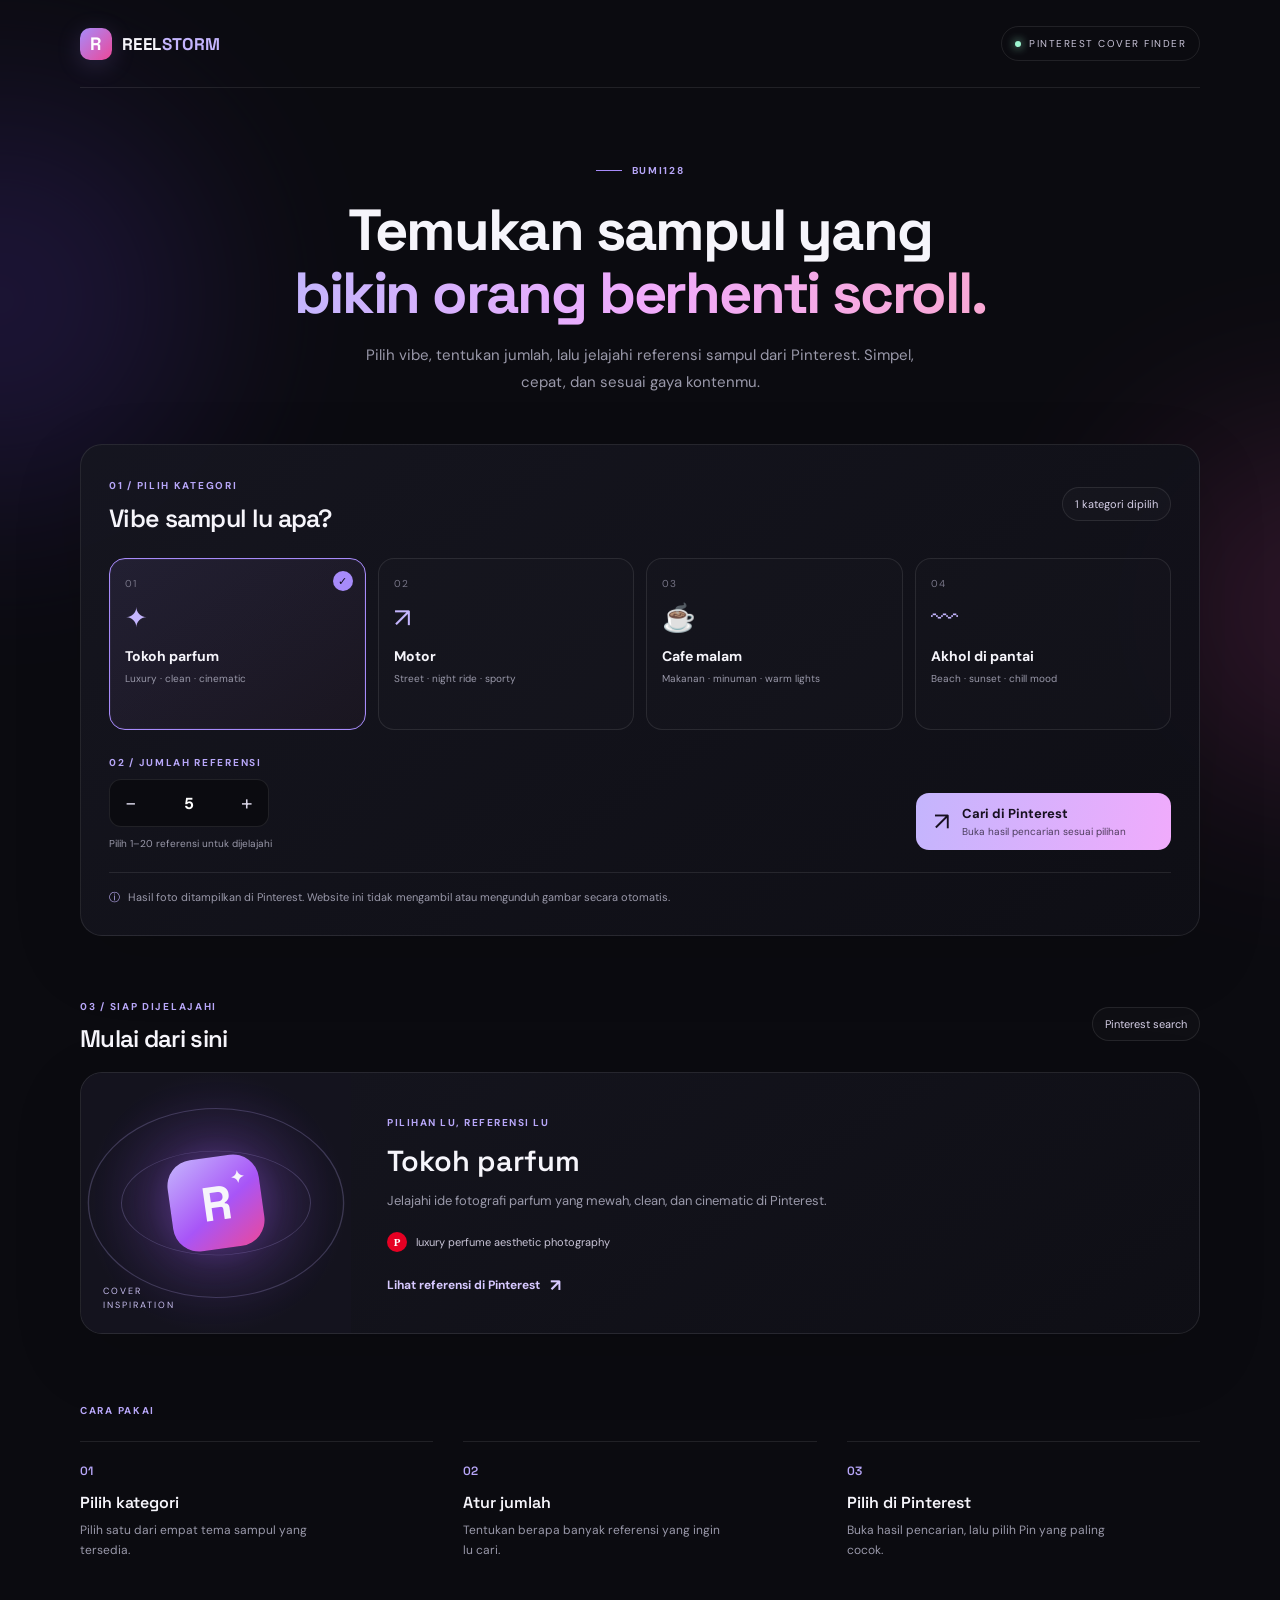
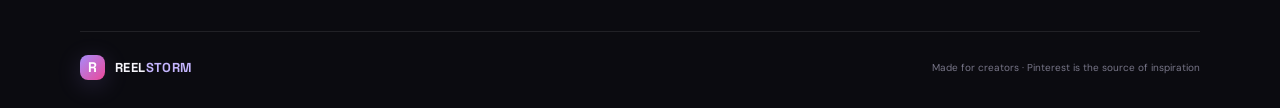
<file: index.html>
<!doctype html>
<html lang="id">
<head>
  <meta charset="utf-8">
  <meta name="viewport" content="width=device-width, initial-scale=1">
  <meta name="theme-color" content="#0b0b10">
  <title>REELSTORM — Reels Cover Finder</title>
  <meta name="description" content="Temukan inspirasi sampul Instagram Reels dari Pinterest berdasarkan kategori pilihanmu.">
  <link rel="preconnect" href="https://fonts.googleapis.com">
  <link rel="preconnect" href="https://fonts.gstatic.com" crossorigin>
  <link href="https://fonts.googleapis.com/css2?family=DM+Sans:wght@400;500;600;700&family=Space+Grotesk:wght@500;600;700&display=swap" rel="stylesheet">
  <link rel="stylesheet" href="style.css">
</head>
<body>
  <div class="ambient ambient-one"></div><div class="ambient ambient-two"></div>
  <header class="topbar">
    <a class="brand" href="#" aria-label="REELSTORM home">
      <span class="brand-mark">R</span><span>REEL<span class="brand-accent">STORM</span></span>
    </a>
    <span class="top-pill"><span class="live-dot"></span> PINTEREST COVER FINDER</span>
  </header>

  <main>
    <section class="hero">
      <div class="eyebrow"><span class="eyebrow-line"></span> BUMI128</div>
      <h1>Temukan sampul yang<br><span class="gradient-text">bikin orang berhenti scroll.</span></h1>
      <p class="hero-copy">Pilih vibe, tentukan jumlah, lalu jelajahi referensi sampul dari Pinterest. Simpel, cepat, dan sesuai gaya kontenmu.</p>
    </section>

    <section class="finder panel" aria-labelledby="finder-title">
      <div class="section-heading">
        <div>
          <span class="step-label">01 / PILIH KATEGORI</span>
          <h2 id="finder-title">Vibe sampul lu apa?</h2>
        </div>
        <span class="selection-count"><span id="selectedCount">1</span> kategori dipilih</span>
      </div>

      <div class="category-grid" id="categoryGrid">
        <button class="category-card selected" type="button" data-category="parfum" aria-pressed="true">
          <span class="category-number">01</span><span class="category-icon">✦</span>
          <span class="category-name">Tokoh parfum</span>
          <span class="category-desc">Luxury · clean · cinematic</span><span class="select-indicator">✓</span>
        </button>
        <button class="category-card" type="button" data-category="motor" aria-pressed="false">
          <span class="category-number">02</span><span class="category-icon">↗</span>
          <span class="category-name">Motor</span>
          <span class="category-desc">Street · night ride · sporty</span><span class="select-indicator">✓</span>
        </button>
        <button class="category-card" type="button" data-category="cafe" aria-pressed="false">
          <span class="category-number">03</span><span class="category-icon">☕</span>
          <span class="category-name">Cafe malam</span>
          <span class="category-desc">Makanan · minuman · warm lights</span><span class="select-indicator">✓</span>
        </button>
        <button class="category-card" type="button" data-category="pantai" aria-pressed="false">
          <span class="category-number">04</span><span class="category-icon">〰</span>
          <span class="category-name">Akhol di pantai</span>
          <span class="category-desc">Beach · sunset · chill mood</span><span class="select-indicator">✓</span>
        </button>
      </div>

      <div class="controls-row">
        <label class="quantity-control">
          <span class="step-label">02 / JUMLAH REFERENSI</span>
          <span class="quantity-input-wrap">
            <button type="button" id="minusBtn" class="stepper" aria-label="Kurangi jumlah">−</button>
            <input type="number" id="quantity" min="1" max="20" value="5" inputmode="numeric" aria-label="Jumlah sampul">
            <button type="button" id="plusBtn" class="stepper" aria-label="Tambah jumlah">+</button>
          </span>
          <small>Pilih 1–20 referensi untuk dijelajahi</small>
        </label>
        <button class="search-button" type="button" id="searchBtn">
          <span class="search-button-icon">↗</span><span><strong>Cari di Pinterest</strong><small>Buka hasil pencarian sesuai pilihan</small></span>
        </button>
      </div>
      <p class="notice"><span>ⓘ</span> Hasil foto ditampilkan di Pinterest. Website ini tidak mengambil atau mengunduh gambar secara otomatis.</p>
    </section>

    <section class="results-section" id="resultsSection">
      <div class="section-heading results-heading">
        <div><span class="step-label">03 / SIAP DIJELAJAHI</span><h2>Mulai dari sini</h2></div>
        <span class="results-badge">Pinterest search</span>
      </div>
      <div class="result-preview panel">
        <div class="preview-art"><div class="preview-orbit orbit-a"></div><div class="preview-orbit orbit-b"></div><div class="preview-core">R<span>✦</span></div><div class="preview-tag">COVER<br>INSPIRATION</div></div>
        <div class="preview-content">
          <span class="preview-kicker">PILIHAN LU, REFERENSI LU</span>
          <h3 id="previewTitle">Tokoh parfum</h3>
          <p id="previewDescription">Jelajahi ide fotografi parfum yang mewah, clean, dan cinematic di Pinterest.</p>
          <div class="preview-meta"><span class="pin-icon">P</span><span id="previewQuery">luxury perfume aesthetic photography</span></div>
          <button type="button" class="text-link" id="previewSearch">Lihat referensi di Pinterest <span>↗</span></button>
        </div>
      </div>
    </section>

    <section class="how-section">
      <span class="step-label">CARA PAKAI</span>
      <div class="how-grid">
        <div><span class="how-num">01</span><h3>Pilih kategori</h3><p>Pilih satu dari empat tema sampul yang tersedia.</p></div>
        <div><span class="how-num">02</span><h3>Atur jumlah</h3><p>Tentukan berapa banyak referensi yang ingin lu cari.</p></div>
        <div><span class="how-num">03</span><h3>Pilih di Pinterest</h3><p>Buka hasil pencarian, lalu pilih Pin yang paling cocok.</p></div>
      </div>
    </section>
  </main>

  <footer><a class="brand footer-brand" href="#"><span class="brand-mark">R</span><span>REEL<span class="brand-accent">STORM</span></span></a><span>Made for creators · Pinterest is the source of inspiration</span></footer>
  <script src="app.js"></script>
</body>
</html>
</file>
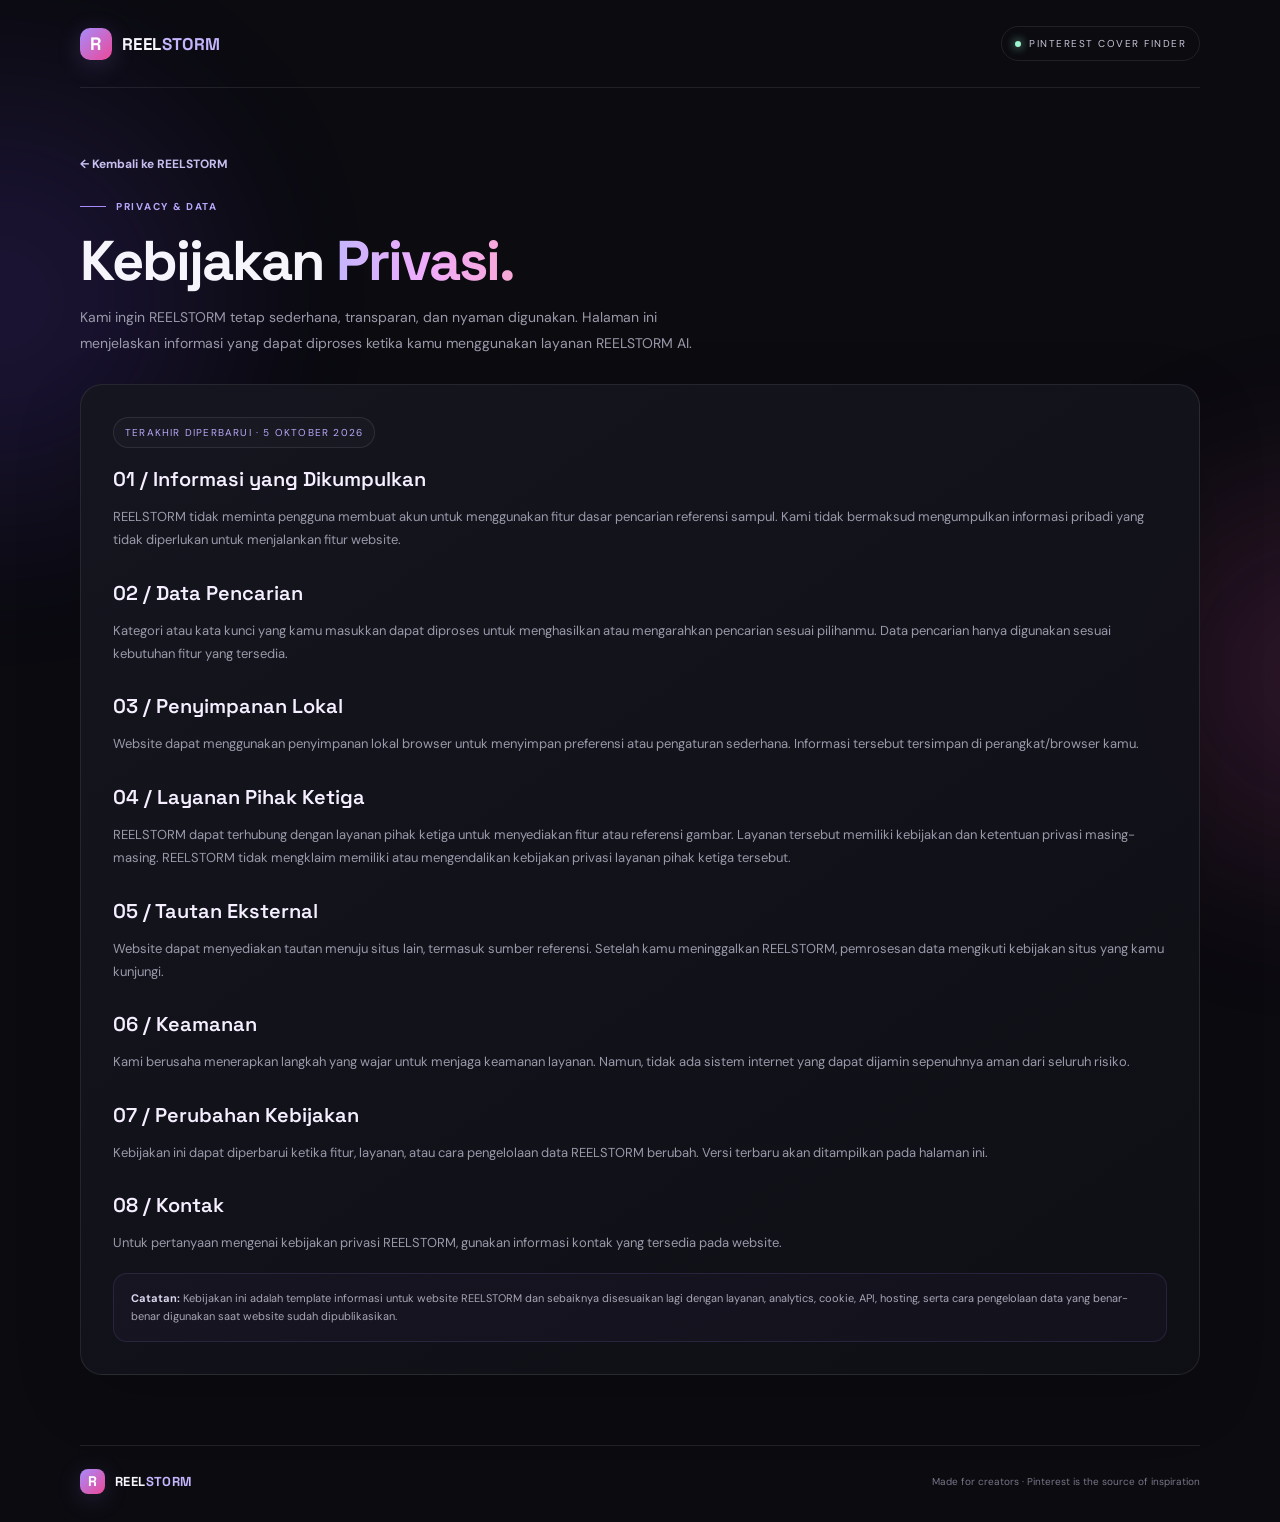
<file: privacy.html>
<!doctype html>
<html lang="id">
<head>
<meta charset="utf-8"><meta name="viewport" content="width=device-width,initial-scale=1">
<meta name="theme-color" content="#0b0b10">
<title>Kebijakan Privasi — REELSTORM</title>
<link rel="preconnect" href="https://fonts.googleapis.com"><link rel="preconnect" href="https://fonts.gstatic.com" crossorigin>
<link href="https://fonts.googleapis.com/css2?family=DM+Sans:wght@400;500;600;700&family=Space+Grotesk:wght@500;600;700&display=swap" rel="stylesheet">
<style>
:root{--bg:#0b0b10;--panel:#12121a;--line:rgba(255,255,255,.09);--text:#f6f5fb;--muted:#9a99aa;--purple:#a78bfa;--pink:#f472b6;--mint:#9df5d0}*{box-sizing:border-box}body{margin:0;background:var(--bg);color:var(--text);font-family:"DM Sans",sans-serif;min-height:100vh;overflow-x:hidden}a{color:inherit}.ambient{position:fixed;filter:blur(100px);opacity:.16;pointer-events:none;z-index:-1;border-radius:50%}.ambient-one{width:400px;height:400px;background:#7948ff;top:100px;left:-200px}.ambient-two{width:360px;height:360px;background:#e44eaa;top:55%;right:-220px}.topbar,main,footer{width:min(1120px,calc(100% - 40px));margin:auto}.topbar{height:88px;display:flex;align-items:center;justify-content:space-between;border-bottom:1px solid var(--line)}.brand{display:flex;align-items:center;gap:10px;color:var(--text);text-decoration:none;font-family:"Space Grotesk",sans-serif;font-size:17px;font-weight:700;letter-spacing:.4px}.brand-mark{width:32px;height:32px;display:grid;place-items:center;border-radius:10px;background:linear-gradient(135deg,#a78bfa,#ec4899);color:white;font-size:18px;box-shadow:0 5px 24px #a78bfa30}.brand-accent{color:#c4b5fd}.top-pill{font-size:10px;letter-spacing:1.5px;color:#c9c4d8;border:1px solid var(--line);border-radius:100px;padding:10px 13px;display:flex;align-items:center;gap:8px}.live-dot{width:6px;height:6px;border-radius:50%;background:var(--mint);box-shadow:0 0 10px var(--mint)}.page{padding:64px 0 70px}.back{display:inline-flex;align-items:center;gap:8px;text-decoration:none;color:#c8bff0;font-size:12px;font-weight:700;margin-bottom:28px}.back:hover{color:#fff}.eyebrow{display:flex;align-items:center;gap:10px;font-size:10px;letter-spacing:1.7px;font-weight:700;color:#b8a7f9}.eyebrow-line{height:1px;width:26px;background:#a78bfa}h1{font:700 clamp(34px,5vw,56px)/1.08 "Space Grotesk",sans-serif;letter-spacing:-2px;margin:18px 0 14px}.gradient-text{background:linear-gradient(90deg,#c4b5fd,#f0abfc,#f9a8d4);background-clip:text;-webkit-background-clip:text;color:transparent}.intro{max-width:650px;color:var(--muted);font-size:14px;line-height:1.8;margin-bottom:28px}.panel{background:linear-gradient(145deg,rgba(22,22,32,.96),rgba(15,15,22,.96));border:1px solid var(--line);border-radius:22px;box-shadow:0 22px 70px #0002}.policy{padding:32px}.updated{display:inline-block;font-size:10px;letter-spacing:1.2px;color:#b8a7f9;border:1px solid var(--line);background:#ffffff05;border-radius:100px;padding:8px 11px;margin-bottom:18px}.policy h2{font:600 20px "Space Grotesk",sans-serif;margin:28px 0 8px;color:#f5efff}.policy h2:first-of-type{margin-top:0}.policy p,.policy li{font-size:13px;line-height:1.8;color:var(--muted)}.policy ul{padding-left:20px}.policy strong{color:#ddd5ef}.notice{margin-top:18px;padding:15px 17px;border:1px solid #a78bfa22;border-radius:14px;background:#a78bfa08;color:#aaa5b7;font-size:11px;line-height:1.7}footer{border-top:1px solid var(--line);padding:23px 0 28px;display:flex;justify-content:space-between;align-items:center;gap:15px;color:#777587;font-size:10px}.footer-brand{font-size:13px}.footer-brand .brand-mark{width:25px;height:25px;border-radius:8px;font-size:14px}@media(max-width:760px){.topbar,main,footer{width:min(100% - 28px,600px)}.topbar{height:72px}.top-pill{font-size:8px;letter-spacing:.8px;padding:8px}.page{padding:48px 0 52px}.policy{padding:21px;border-radius:18px}h1{letter-spacing:-1.4px}.intro{font-size:13px}footer{align-items:flex-start;flex-direction:column}}
</style>
</head>
<body>
<div class="ambient ambient-one"></div><div class="ambient ambient-two"></div>
<header class="topbar"><a class="brand" href="index.html"><span class="brand-mark">R</span><span>REEL<span class="brand-accent">STORM</span></span></a><span class="top-pill"><span class="live-dot"></span> PINTEREST COVER FINDER</span></header>
<main class="page">
<a class="back" href="index.html">← Kembali ke REELSTORM</a>
<div class="eyebrow"><span class="eyebrow-line"></span> PRIVACY &amp; DATA</div>
<h1>Kebijakan <span class="gradient-text">Privasi.</span></h1>
<p class="intro">Kami ingin REELSTORM tetap sederhana, transparan, dan nyaman digunakan. Halaman ini menjelaskan informasi yang dapat diproses ketika kamu menggunakan layanan REELSTORM AI.</p>
<section class="panel policy">
<span class="updated">TERAKHIR DIPERBARUI · 5 OKTOBER 2026</span>
<h2>01 / Informasi yang Dikumpulkan</h2><p>REELSTORM tidak meminta pengguna membuat akun untuk menggunakan fitur dasar pencarian referensi sampul. Kami tidak bermaksud mengumpulkan informasi pribadi yang tidak diperlukan untuk menjalankan fitur website.</p>
<h2>02 / Data Pencarian</h2><p>Kategori atau kata kunci yang kamu masukkan dapat diproses untuk menghasilkan atau mengarahkan pencarian sesuai pilihanmu. Data pencarian hanya digunakan sesuai kebutuhan fitur yang tersedia.</p>
<h2>03 / Penyimpanan Lokal</h2><p>Website dapat menggunakan penyimpanan lokal browser untuk menyimpan preferensi atau pengaturan sederhana. Informasi tersebut tersimpan di perangkat/browser kamu.</p>
<h2>04 / Layanan Pihak Ketiga</h2><p>REELSTORM dapat terhubung dengan layanan pihak ketiga untuk menyediakan fitur atau referensi gambar. Layanan tersebut memiliki kebijakan dan ketentuan privasi masing-masing. REELSTORM tidak mengklaim memiliki atau mengendalikan kebijakan privasi layanan pihak ketiga tersebut.</p>
<h2>05 / Tautan Eksternal</h2><p>Website dapat menyediakan tautan menuju situs lain, termasuk sumber referensi. Setelah kamu meninggalkan REELSTORM, pemrosesan data mengikuti kebijakan situs yang kamu kunjungi.</p>
<h2>06 / Keamanan</h2><p>Kami berusaha menerapkan langkah yang wajar untuk menjaga keamanan layanan. Namun, tidak ada sistem internet yang dapat dijamin sepenuhnya aman dari seluruh risiko.</p>
<h2>07 / Perubahan Kebijakan</h2><p>Kebijakan ini dapat diperbarui ketika fitur, layanan, atau cara pengelolaan data REELSTORM berubah. Versi terbaru akan ditampilkan pada halaman ini.</p>
<h2>08 / Kontak</h2><p>Untuk pertanyaan mengenai kebijakan privasi REELSTORM, gunakan informasi kontak yang tersedia pada website.</p>
<div class="notice"><strong>Catatan:</strong> Kebijakan ini adalah template informasi untuk website REELSTORM dan sebaiknya disesuaikan lagi dengan layanan, analytics, cookie, API, hosting, serta cara pengelolaan data yang benar-benar digunakan saat website sudah dipublikasikan.</div>
</section></main>
<footer><a class="brand footer-brand" href="index.html"><span class="brand-mark">R</span><span>REEL<span class="brand-accent">STORM</span></span></a><span>Made for creators · Pinterest is the source of inspiration</span></footer>
</body></html>
</file>
<file: style.css>
:root{--bg:#0b0b10;--panel:#12121a;--panel2:#171720;--line:rgba(255,255,255,.09);--text:#f6f5fb;--muted:#9a99aa;--purple:#a78bfa;--pink:#f472b6;--mint:#9df5d0}
*{box-sizing:border-box}html{scroll-behavior:smooth}body{margin:0;background:var(--bg);color:var(--text);font-family:"DM Sans",sans-serif;min-height:100vh;overflow-x:hidden}button,input{font:inherit}.ambient{position:absolute;filter:blur(100px);opacity:.16;pointer-events:none;z-index:-1;border-radius:50%}.ambient-one{width:400px;height:400px;background:#7948ff;top:100px;left:-200px}.ambient-two{width:360px;height:360px;background:#e44eaa;top:430px;right:-220px}.topbar,main,footer{width:min(1120px,calc(100% - 40px));margin:auto}.topbar{height:88px;display:flex;align-items:center;justify-content:space-between;border-bottom:1px solid var(--line)}.brand{display:flex;align-items:center;gap:10px;color:var(--text);text-decoration:none;font-family:"Space Grotesk",sans-serif;font-size:17px;font-weight:700;letter-spacing:.4px}.brand-mark{width:32px;height:32px;display:grid;place-items:center;border-radius:10px;background:linear-gradient(135deg,#a78bfa,#ec4899);color:white;font-size:18px;box-shadow:0 5px 24px #a78bfa30}.brand-accent{color:#c4b5fd}.top-pill{font-size:10px;letter-spacing:1.5px;color:#c9c4d8;border:1px solid var(--line);border-radius:100px;padding:10px 13px;display:flex;align-items:center;gap:8px}.live-dot{width:6px;height:6px;border-radius:50%;background:var(--mint);box-shadow:0 0 10px var(--mint)}.hero{text-align:center;padding:76px 0 48px}.eyebrow,.step-label{font-size:10px;letter-spacing:1.7px;font-weight:700;color:#b8a7f9}.eyebrow{display:flex;align-items:center;justify-content:center;gap:10px}.eyebrow-line{height:1px;width:26px;background:#a78bfa}.hero h1{font:700 clamp(34px,5vw,58px)/1.08 "Space Grotesk",sans-serif;letter-spacing:-2.2px;margin:22px 0 18px}.gradient-text{background:linear-gradient(90deg,#c4b5fd,#f0abfc,#f9a8d4);background-clip:text;-webkit-background-clip:text;color:transparent}.hero-copy{max-width:580px;margin:auto;color:var(--muted);font-size:15px;line-height:1.8}.panel{background:linear-gradient(145deg,rgba(22,22,32,.96),rgba(15,15,22,.96));border:1px solid var(--line);border-radius:22px;box-shadow:0 22px 70px #0002}.finder{padding:28px}.section-heading{display:flex;align-items:center;justify-content:space-between;gap:18px;margin-bottom:24px}.section-heading h2{font:600 25px "Space Grotesk",sans-serif;letter-spacing:-.7px;margin:8px 0 0}.selection-count,.results-badge{font-size:11px;color:#d6d0e8;border:1px solid var(--line);background:#ffffff05;border-radius:100px;padding:9px 12px}.category-grid{display:grid;grid-template-columns:repeat(4,minmax(0,1fr));gap:12px}.category-card{position:relative;text-align:left;min-height:172px;padding:18px 15px;background:#ffffff03;border:1px solid var(--line);border-radius:16px;color:var(--text);cursor:pointer;transition:.2s;display:flex;flex-direction:column;align-items:flex-start}.category-card:hover{transform:translateY(-3px);border-color:#a78bfa80;background:#a78bfa08}.category-card.selected{border-color:#a78bfa;background:linear-gradient(145deg,#a78bfa18,#f472b608);box-shadow:inset 0 0 0 1px #a78bfa12}.category-number{font-size:10px;letter-spacing:1px;color:#777587}.category-icon{font-size:27px;color:#c4b5fd;margin:10px 0 12px}.category-name{font-weight:700;font-size:14px}.category-desc{font-size:10px;color:var(--muted);margin-top:7px;line-height:1.4}.select-indicator{position:absolute;right:12px;top:12px;width:20px;height:20px;border-radius:50%;display:grid;place-items:center;font-size:11px;background:#a78bfa;color:#100c1b;opacity:0;transform:scale(.7);transition:.2s}.selected .select-indicator{opacity:1;transform:scale(1)}.controls-row{display:flex;align-items:end;justify-content:space-between;gap:22px;margin-top:26px}.quantity-control{display:flex;flex-direction:column;gap:10px}.quantity-input-wrap{height:48px;display:flex;align-items:center;gap:0;background:#0b0b10;border:1px solid var(--line);border-radius:12px;width:160px;overflow:hidden}.stepper{height:100%;width:43px;border:0;background:transparent;color:#d8d4e6;font-size:21px;cursor:pointer}.stepper:hover{background:#ffffff0a}.quantity-input-wrap input{width:74px;text-align:center;border:0;outline:0;background:transparent;color:white;font-weight:700;font-size:16px;appearance:textfield}.quantity-input-wrap input::-webkit-inner-spin-button,.quantity-input-wrap input::-webkit-outer-spin-button{appearance:none}.quantity-control small{color:var(--muted);font-size:10px}.search-button{border:0;cursor:pointer;border-radius:13px;padding:12px 18px;min-height:54px;display:flex;align-items:center;gap:12px;color:#171020;background:linear-gradient(100deg,#c4b5fd,#f0abfc);text-align:left;transition:.2s;min-width:255px}.search-button:hover{transform:translateY(-2px);box-shadow:0 9px 30px #c084fc30}.search-button-icon{font-size:25px}.search-button strong,.search-button small{display:block}.search-button strong{font-size:13px}.search-button small{font-size:10px;margin-top:3px;opacity:.72}.notice{margin:22px 0 0;padding-top:16px;border-top:1px solid var(--line);font-size:11px;line-height:1.6;color:var(--muted);display:flex;gap:8px}.notice span{color:#c4b5fd}.results-section{padding:58px 0 0}.results-heading{margin-bottom:18px}.results-heading h2{font-size:24px}.result-preview{display:grid;grid-template-columns:270px 1fr;overflow:hidden;min-height:260px}.preview-art{position:relative;min-height:260px;display:grid;place-items:center;overflow:hidden;background:radial-gradient(circle at 50% 50%,#45306c 0,#211b34 36%,#14131e 70%)}.preview-orbit{position:absolute;width:190px;height:190px;border:1px solid #c4b5fd38;border-radius:50%}.orbit-a{transform:scaleX(1.35) rotate(36deg)}.orbit-b{transform:scaleY(.55) rotate(-30deg)}.preview-core{width:92px;height:92px;border-radius:26px;background:linear-gradient(145deg,#c4b5fd,#a855f7 55%,#ec4899);display:grid;place-items:center;font:700 48px "Space Grotesk",sans-serif;box-shadow:0 0 70px #a855f760;transform:rotate(-8deg)}.preview-core span{font-size:17px;position:absolute;right:14px;top:12px}.preview-tag{position:absolute;bottom:20px;left:22px;font-size:9px;line-height:1.6;letter-spacing:2px;color:#c8bff0}.preview-content{padding:36px;align-self:center}.preview-kicker{font-size:10px;letter-spacing:1.5px;color:#b8a7f9;font-weight:700}.preview-content h3{font:600 29px "Space Grotesk",sans-serif;margin:11px 0}.preview-content p{font-size:13px;color:var(--muted);line-height:1.7;max-width:470px;margin:0 0 20px}.preview-meta{display:flex;align-items:center;gap:9px;color:#c9c5d7;font-size:11px;overflow-wrap:anywhere}.pin-icon{width:20px;height:20px;display:grid;place-items:center;border-radius:50%;background:#e60023;color:white;font-weight:700;font-family:Georgia,serif}.text-link{display:inline-flex;gap:10px;align-items:center;margin-top:22px;padding:0;border:0;background:transparent;color:#d7c9ff;font-size:12px;font-weight:700;cursor:pointer}.text-link span{font-size:17px;transition:.2s}.text-link:hover span{transform:translate(3px,-2px)}.how-section{padding:64px 0 70px}.how-grid{display:grid;grid-template-columns:repeat(3,1fr);gap:30px;margin-top:22px}.how-grid>div{border-top:1px solid var(--line);padding-top:17px}.how-num{color:#b8a7f9;font:600 12px "Space Grotesk",sans-serif}.how-grid h3{font:600 16px "Space Grotesk",sans-serif;margin:12px 0 7px}.how-grid p{font-size:12px;color:var(--muted);line-height:1.7;margin:0;max-width:260px}footer{border-top:1px solid var(--line);padding:23px 0 28px;display:flex;justify-content:space-between;align-items:center;gap:15px;color:#777587;font-size:10px}.footer-brand{font-size:13px}.footer-brand .brand-mark{width:25px;height:25px;border-radius:8px;font-size:14px}
@media(max-width:760px){.topbar,main,footer{width:min(100% - 28px,600px)}.topbar{height:72px}.top-pill{font-size:8px;letter-spacing:.8px;padding:8px}.hero{padding:58px 0 34px}.hero h1{letter-spacing:-1.4px}.hero-copy{font-size:13px}.finder{padding:18px;border-radius:18px}.section-heading h2{font-size:21px}.category-grid{grid-template-columns:repeat(2,minmax(0,1fr));gap:9px}.category-card{min-height:150px;padding:14px}.category-icon{margin:8px 0}.controls-row{align-items:stretch;flex-direction:column}.quantity-control{width:100%}.search-button{width:100%;justify-content:center}.result-preview{grid-template-columns:1fr}.preview-art{min-height:210px}.preview-content{padding:24px}.how-grid{grid-template-columns:1fr;gap:18px}.how-grid>div{padding-top:13px}.how-section{padding:48px 0}.results-section{padding-top:45px}footer{align-items:flex-start;flex-direction:column}.section-heading{align-items:flex-start}.selection-count{font-size:10px}.results-badge{font-size:10px}}
@media(prefers-reduced-motion:reduce){*{scroll-behavior:auto!important;transition:none!important}}
</file>
